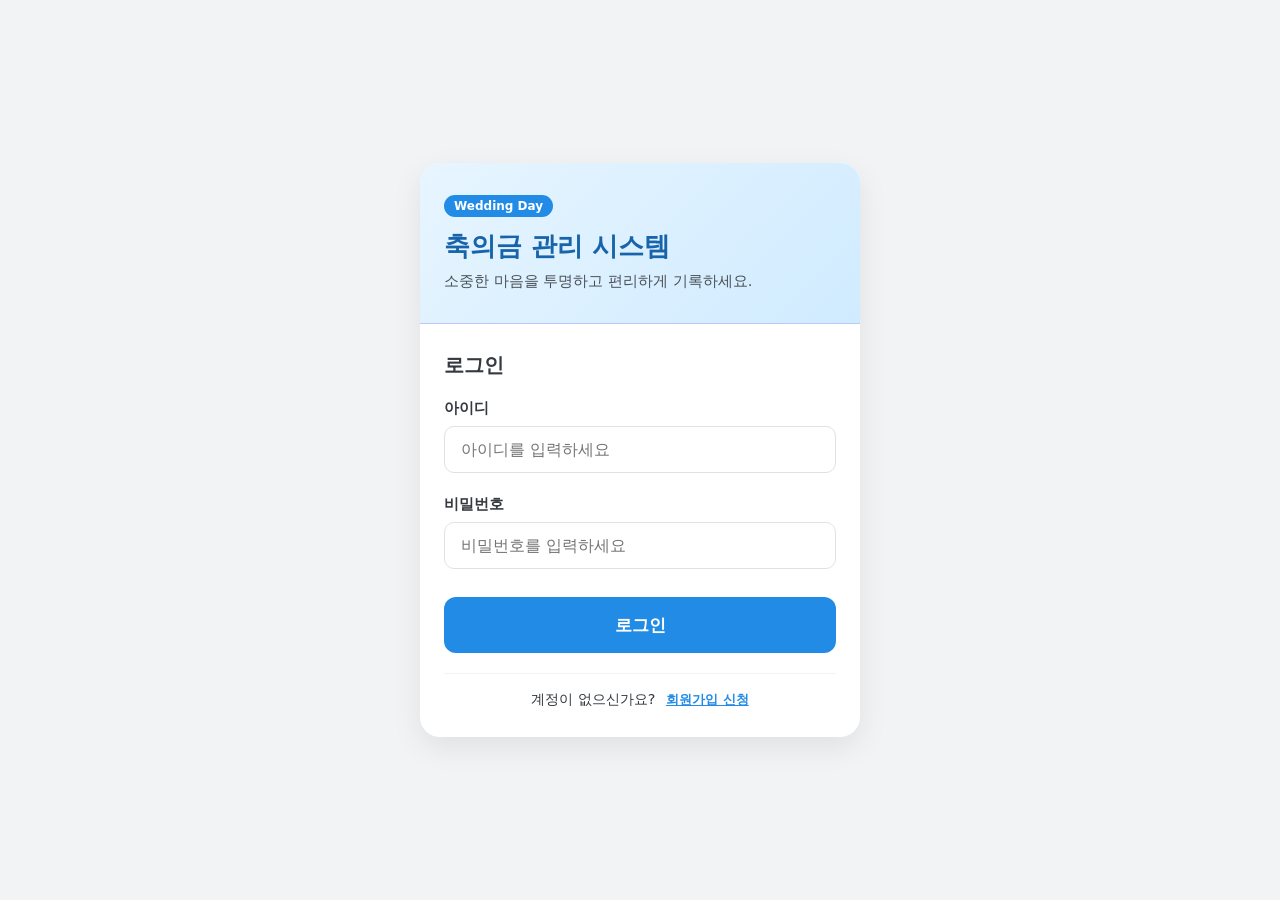
<file: index.html>
<!DOCTYPE html>
<html lang="ko">
<head>
  <meta charset="UTF-8">
  <meta name="viewport" content="width=device-width, initial-scale=1.0">
  <title>축의금 관리 시스템</title>
  <link rel="stylesheet" href="style.css">
  <!-- Favicon 설정 -->
  <link rel="icon" type="image/png" href="favi.png">
  <meta property="og:title" content="축의금 관리 시스템 웹">
  <meta property="og:description" content="축의금을 편하게 등록하고 취합해 보세요!">
  <meta property="og:image" content="main.png">
  <meta property="og:url" content="https://conmon.o-r.kr/">
  <meta property="og:type" content="website">
  <style>
    /* 깜빡임 방지를 위해 인증 카드와 앱 컨텐츠를 처음에 모두 숨김 */
    #authCard, #appContent, #mainHeader {
      opacity: 0;
      transition: opacity 0.2s ease;
    }
    .session-timer {
      font-size: 0.82rem;
      color: #868e96;
      background-color: #f8f9fa;
      border: 1px solid #e9ecef;
      padding: 3px 8px;
      border-radius: 6px;
      font-weight: 600;
      white-space: nowrap;
      opacity: 0;
      transition: opacity 0.3s ease;
      pointer-events: none;
    }
    .session-timer.visible {
      opacity: 1;
    }
    .session-timer strong {
      color: #e03131;
    }
  </style>
</head>
<body>
  <!-- 토스트 알림 컨테이너 -->
  <div id="toastContainer" class="toast-container"></div>

  <!-- 메인 헤더 -->
  <header id="mainHeader" class="main-header hidden">
    <div class="header-container">
      <div class="brand">
        <span class="brand-name">축의금 관리</span>
      </div>
      <nav class="nav-tabs">
        <button type="button" id="navRegisterBtn" class="nav-tab active">축의금 등록</button>
        <button type="button" id="navListBtn" class="nav-tab">등록 내역 목록</button>
      </nav>
      <div class="user-profile">
        <span id="sessionTimerDisplay" class="session-timer">미사용으로 <strong id="sessionTimerCount">30:00</strong> 뒤 로그아웃</span>
        <span class="user-greeting">
          <strong id="headerUserName">-</strong>님
          <span id="headerUserSideBadge" class="user-side-badge groom">신랑측</span>
        </span>
        <button type="button" id="headerLogoutBtn" class="btn-logout">로그아웃</button>
      </div>
    </div>
  </header>

  <div class="wrapper">
    <!-- 인증 카드 (로그인 / 회원가입) -->
    <div id="authCard" class="card hidden">
      <div class="card-hero">
        <span class="hero-badge">Wedding Day</span>
        <h1 class="hero-title">축의금 관리 시스템</h1>
        <p class="hero-desc">소중한 마음을 투명하고 편리하게 기록하세요.</p>
      </div>
      <div class="card-body">
        <!-- 로그인 폼 -->
        <form id="loginForm">
          <h2 class="auth-title">로그인</h2>
          <div class="form-group">
            <label for="loginId">아이디</label>
            <input type="text" id="loginId" placeholder="아이디를 입력하세요" required autocomplete="off">
          </div>
          <div class="form-group">
            <label for="loginPw">비밀번호</label>
            <input type="password" id="loginPw" placeholder="비밀번호를 입력하세요" required autocomplete="current-password">
          </div>
          <button type="submit" id="loginSubmitBtn" class="btn-primary">로그인</button>
          <div class="auth-footer">
            <span>계정이 없으신가요?</span>
            <button type="button" id="goToSignupBtn" class="btn-text-link">회원가입 신청</button>
          </div>
        </form>

        <!-- 회원가입 폼 -->
        <form id="signupForm" class="hidden">
          <h2 class="auth-title">회원가입 신청</h2>
          <div class="form-group">
            <label class="section-label">구분 <span class="required">*</span></label>
            <div class="target-selector">
              <label class="radio-label">
                <input type="radio" name="signupSide" value="신랑" checked>
                <span class="btn-radio">신랑측</span>
              </label>
              <label class="radio-label">
                <input type="radio" name="signupSide" value="신부">
                <span class="btn-radio">신부측</span>
              </label>
            </div>
          </div>
          <div class="form-group">
            <label for="signupName">이름 <span class="required">*</span></label>
            <input type="text" id="signupName" placeholder="이름을 입력하세요" required autocomplete="off">
          </div>
          <div class="form-group">
            <label for="signupId">아이디 <span class="required">*</span></label>
            <input type="text" id="signupId" placeholder="아이디를 입력하세요" required autocomplete="off">
          </div>
          <div class="form-group">
            <label for="signupPw">비밀번호 <span class="required">*</span></label>
            <input type="password" id="signupPw" placeholder="비밀번호를 입력하세요" required autocomplete="new-password">
          </div>
          <div class="form-group">
            <label for="signupPwConfirm">비밀번호 확인 <span class="required">*</span></label>
            <input type="password" id="signupPwConfirm" placeholder="비밀번호를 다시 입력하세요" required autocomplete="new-password">
          </div>
          <button type="submit" id="signupSubmitBtn" class="btn-primary">회원가입 신청</button>
          <div class="auth-footer">
            <span>이미 계정이 있으신가요?</span>
            <button type="button" id="goToLoginBtn" class="btn-text-link">로그인</button>
          </div>
        </form>
      </div>
    </div>

    <!-- 앱 메인 컨텐츠 영역 -->
    <main id="appContent" class="app-content hidden">
      <!-- 1. 축의금 등록 섹션 -->
      <section id="registerSection" class="dashboard-panel register-container">
        <div class="panel-header">
          <h2 class="panel-title">축의금 등록</h2>
          <p class="panel-sub">전달받은 축의금 내역을 입력해 주세요.</p>
        </div>
        <form id="giftForm">
          <div class="form-group">
            <label for="name">성함 <span class="required">*</span></label>
            <!-- autocomplete="off" 추가하여 브라우저 자동완성 팝업 차단 -->
            <input type="text" id="name" placeholder="예: 홍길동" required autocomplete="off">
          </div>
          <div class="form-group">
            <label for="amount">금액 (원) <span class="required">*</span></label>
            <input type="text" id="amount" placeholder="0" required autocomplete="off">
            <div class="quick-amount-group">
              <button type="button" class="btn-quick" data-amount="10000">+1만</button>
              <button type="button" class="btn-quick" data-amount="50000">+5만</button>
              <button type="button" class="btn-quick" data-amount="100000">+10만</button>
              <button type="button" class="btn-quick" data-amount="1000000">+100만</button>
            </div>
            <button type="button" id="resetAmountBtn" class="btn-reset">금액 정정 (초기화)</button>
          </div>
          <div class="form-group">
            <label for="note">메모 / 비고</label>
            <textarea id="note" placeholder="소속, 관계 또는 기타 참고사항을 입력하세요" autocomplete="off"></textarea>
          </div>
          <button type="submit" id="submitBtn" class="btn-primary">저장하기</button>
        </form>
      </section>

      <!-- 2. 등록 내역 목록 섹션 -->
      <section id="listSection" class="dashboard-panel hidden">
        <div class="panel-header flex-between">
          <div>
            <h2 class="panel-title">등록 내역 목록</h2>
            <p id="listSubTitle" class="panel-sub">축의금 등록 내역입니다.</p>
          </div>
          <button type="button" id="refreshListBtn" class="btn-secondary btn-sm">새로고침</button>
        </div>

        <!-- 2칸 요약 통계 카드 -->
        <div class="stats-grid-2">
          <div class="stat-card">
            <span class="stat-label">총 등록 건수</span>
            <span id="statTotalCount" class="stat-value">0건</span>
          </div>
          <div id="statSideCard" class="stat-card stat-groom">
            <span id="statSideLabel" class="stat-label">측 총 금액</span>
            <span id="statSideTotal" class="stat-value">0원</span>
          </div>
        </div>

        <!-- 필터 및 검색 바 -->
        <div class="filter-bar">
          <div class="search-box">
            <input type="text" id="listSearchInput" placeholder="이름 또는 메모 검색..." autocomplete="off">
          </div>
          <div class="filter-group">
            <label class="checkbox-label">
              <input type="checkbox" id="myRegistrationOnly">
              <span>내가 등록한 건만 보기</span>
            </label>
          </div>
        </div>

        <!-- 데이터 테이블 -->
        <div class="table-responsive">
          <table class="data-table">
            <thead>
              <tr>
                <th>구분</th>
                <th>성함</th>
                <th>금액</th>
                <th>비고</th>
                <th>등록일시</th>
                <th>등록자</th>
                <th class="text-center">관리</th>
              </tr>
            </thead>
            <tbody id="giftTableBody">
              <!-- JS 동적 생성 -->
            </tbody>
          </table>
          <div id="emptyListState" class="empty-state hidden">
            등록된 축의금 내역이 없습니다.
          </div>
        </div>
      </section>
    </main>
  </div>

  <!-- 수정 모달 -->
  <div id="editModal" class="modal-overlay hidden">
    <div class="modal-content">
      <div class="modal-header">
        <h3>축의금 내역 수정</h3>
        <button type="button" id="closeModalBtn" class="btn-close">&times;</button>
      </div>
      <form id="editForm">
        <input type="hidden" id="editRowId">
        <input type="hidden" id="editTarget">
        <div class="form-group">
          <label for="editName">성함 <span class="required">*</span></label>
          <input type="text" id="editName" required autocomplete="off">
        </div>
        <div class="form-group">
          <label for="editAmount">금액 (원) <span class="required">*</span></label>
          <input type="text" id="editAmount" required autocomplete="off">
        </div>
        <div class="form-group">
          <label for="editNote">메모 / 비고</label>
          <textarea id="editNote" autocomplete="off"></textarea>
        </div>
        <div class="modal-actions">
          <button type="button" id="cancelEditBtn" class="btn-secondary" style="flex: 1;">취소</button>
          <button type="submit" id="saveEditBtn" class="btn-primary" style="flex: 1; margin-top: 0;">수정 완료</button>
        </div>
      </form>
    </div>
  </div>

  <!-- 최초 접속 튜토리얼 안내 모달 -->
  <div id="tutorialModal" class="modal-overlay hidden">
    <div class="modal-content tutorial-modal-content">
      <div class="tutorial-header">
        <span class="tutorial-badge">사용 가이드</span>
        <h2>축의금 관리 시스템 이용 방법</h2>
        <p>빠르고 편리하게 축의금을 등록하고 관리해보세요!</p>
      </div>

      <div class="tutorial-step-list">
        <div class="tutorial-step-item">
          <div class="step-num">1</div>
          <div class="step-text">
            <strong>성함 입력</strong>
            <span>축의금을 내신 분의 이름을 입력합니다.</span>
          </div>
        </div>

        <div class="tutorial-step-item">
          <div class="step-num">2</div>
          <div class="step-text">
            <strong>금액 조절 (키보드 방향키)</strong>
            <span>받은 금액은 키보드 <strong>상/하 방향키(▲/▼)</strong>를 누르면 <strong>1만원 단위</strong>로 증감합니다. (버튼 클릭도 가능)</span>
          </div>
        </div>

        <div class="tutorial-step-item">
          <div class="step-num">3</div>
          <div class="step-text">
            <strong>메모 / 비고</strong>
            <span>소속, 관계 등 기타 참고사항을 작성합니다.</span>
          </div>
        </div>

        <div class="tutorial-step-item">
          <div class="step-num">4</div>
          <div class="step-text">
            <strong>엔터(Enter) 키 즉시 등록</strong>
            <span>입력 후 <strong>Enter 키</strong>를 누르면 저장하기 버튼 클릭 없이 바로 등록됩니다.</span>
          </div>
        </div>

        <div class="tutorial-step-item">
          <div class="step-num">5</div>
          <div class="step-text">
            <strong>알림 팝업 및 바로가기</strong>
            <span>등록 즉시 화면 우상단 팝업을 통해 내역을 확인하고, <strong>수정 및 삭제</strong>를 바로 진행할 수 있습니다.</span>
          </div>
        </div>

        <div class="tutorial-step-item">
          <div class="step-num">6</div>
          <div class="step-text">
            <strong>등록 내역 목록 조회</strong>
            <span>상단 <strong>등록 내역 목록 탭</strong>에서 전체 및 본인이 등록한 상세 내역을 확인할 수 있습니다.</span>
          </div>
        </div>
      </div>

      <div class="tutorial-footer">
        <label class="checkbox-label">
          <input type="checkbox" id="dontShowTutorialCheck">
          <span>다시 보지 않기</span>
        </label>
        <button type="button" id="closeTutorialBtn" class="btn-primary" style="margin-top:0; padding:12px 24px; width:auto;">시작하기</button>
      </div>
    </div>
  </div>

  <script src="script.js"></script>
</body>
</html>
</file>
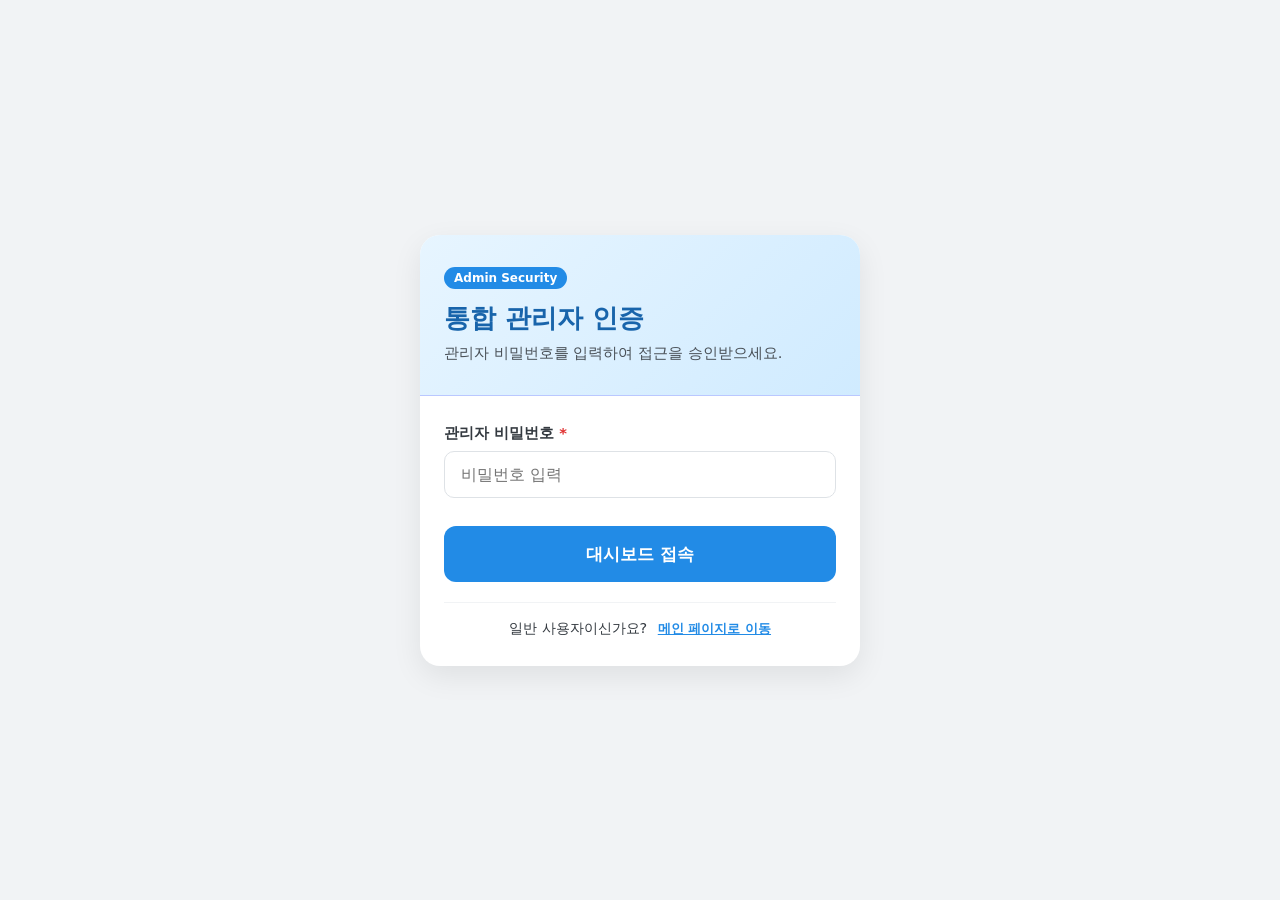
<file: admin.html>
<!DOCTYPE html>
<html lang="ko">
<head>
  <meta charset="UTF-8">
  <meta name="viewport" content="width=device-width, initial-scale=1.0">
  <title>축의금 관리 시스템(관리자모드)</title>
  <!-- Favicon 설정 -->
  <link rel="icon" type="image/png" href="favi.png">
  <link rel="stylesheet" href="style.css">
  <style>
    .admin-lock-wrapper {
      min-height: 85vh;
      display: flex;
      align-items: center;
      justify-content: center;
    }

    /* 관리자 요약 카드 그리드 */
    .admin-stats-grid {
      display: grid;
      grid-template-columns: repeat(auto-fit, minmax(220px, 1fr));
      gap: 16px;
      margin-bottom: 24px;
    }

    .admin-stat-card {
      background: #ffffff;
      padding: 20px;
      border-radius: 12px;
      border: 1px solid #e9ecef;
      box-shadow: 0 2px 8px rgba(0,0,0,0.04);
    }
    .admin-stat-card.groom { border-top: 4px solid #228be6; }
    .admin-stat-card.bride { border-top: 4px solid #e64980; }
    .admin-stat-card.total { border-top: 4px solid #12b886; }
    .admin-stat-card.users { border-top: 4px solid #7950f2; }

    .admin-stat-label { font-size: 0.85rem; color: #868e96; font-weight: 600; margin-bottom: 6px; }
    .admin-stat-value { font-size: 1.5rem; font-weight: 800; color: #212529; }
    .admin-stat-sub { font-size: 0.88rem; color: #495057; font-weight: 700; margin-top: 4px; }

    /* 상태 뱃지 */
    .badge-status {
      display: inline-block;
      padding: 4px 10px;
      border-radius: 20px;
      font-size: 0.8rem;
      font-weight: 700;
    }
    .badge-status-pending { background-color: #fff3bf; color: #f59f00; }
    .badge-status-approved { background-color: #d3f9d8; color: #2b8a3e; }
    .badge-status-rejected { background-color: #ffe3e3; color: #e03131; }

    /* 작업 구분 뱃지 */
    .badge-action {
      display: inline-block;
      padding: 3px 8px;
      border-radius: 6px;
      font-size: 0.78rem;
      font-weight: 700;
    }
    .badge-action-edit { background-color: #e7f5ff; color: #1c7ed6; }
    .badge-action-delete { background-color: #fff5f5; color: #e03131; }

    /* 서브 탭 스타일 */
    .admin-tab-group {
      display: flex;
      gap: 10px;
      border-bottom: 2px solid #e9ecef;
      margin-bottom: 20px;
      overflow-x: auto;
      -ms-overflow-style: none; /* IE, Edge 스크롤바 숨김 */
      scrollbar-width: none; /* Firefox 스크롤바 숨김 */
    }

    /* Chrome, Safari, Opera 스크롤바 숨김 */
    .admin-tab-group::-webkit-scrollbar {
      display: none;
    }

    .admin-tab-btn {
      padding: 10px 18px;
      border: none;
      background: transparent;
      font-size: 0.95rem;
      font-weight: 700;
      color: #868e96;
      cursor: pointer;
      border-bottom: 3px solid transparent;
      margin-bottom: -2px;
      transition: all 0.2s;
      white-space: nowrap;
    }

    .admin-tab-btn.active {
      color: #228be6;
      border-bottom-color: #228be6;
    }

    .btn-approve { background-color: #2b8a3e; color: #fff; border: none; padding: 5px 10px; border-radius: 6px; font-weight: 600; cursor: pointer; }
    .btn-reject { background-color: #e03131; color: #fff; border: none; padding: 5px 10px; border-radius: 6px; font-weight: 600; cursor: pointer; }
    .btn-pw-change { background-color: #7950f2; color: #fff; border: none; padding: 5px 10px; border-radius: 6px; font-weight: 600; cursor: pointer; }

    .spin { display: inline-block; animation: spin 0.8s linear infinite; }
    @keyframes spin { 0% { transform: rotate(0deg); } 100% { transform: rotate(360deg); } }

    .table-loading { text-align: center; padding: 36px 0; color: #666; }
    .spinner { display: inline-block; width: 26px; height: 26px; border: 3px solid #e9ecef; border-radius: 50%; border-top-color: #228be6; animation: spin 0.8s linear infinite; margin-bottom: 8px; }
  </style>
</head>
<body>
  <div id="toastContainer" class="toast-container"></div>

  <!-- 1. 관리자 비밀번호 인증 화면 -->
  <div id="adminAuthSection" class="wrapper admin-lock-wrapper">
    <div class="card animate-scale-in">
      <div class="card-hero">
        <span class="hero-badge">Admin Security</span>
        <h1 class="hero-title">통합 관리자 인증</h1>
        <p class="hero-desc">관리자 비밀번호를 입력하여 접근을 승인받으세요.</p>
      </div>
      <div class="card-body">
        <form id="adminLoginForm">
          <div class="form-group">
            <label for="adminPassword">관리자 비밀번호 <span class="required">*</span></label>
            <input type="password" id="adminPassword" placeholder="비밀번호 입력" required autocomplete="current-password">
          </div>
          <button type="submit" id="adminLoginSubmitBtn" class="btn-primary">대시보드 접속</button>
          <div class="auth-footer">
            <span>일반 사용자이신가요?</span>
            <button type="button" id="goToMainBtn" class="btn-text-link" onclick="location.href='index.html'">메인 페이지로 이동</button>
          </div>
        </form>
      </div>
    </div>
  </div>

  <!-- 2. 관리자 메인 대시보드 -->
  <div id="adminDashboardSection" class="hidden">
    <header class="main-header">
      <div class="header-container">
        <div class="brand">
          <span class="brand-name">통합 관리자 대시보드</span>
        </div>
        <div class="user-profile">
          <span class="user-greeting"><strong>최고 관리자</strong> 세션</span>
          <button type="button" id="adminLogoutBtn" class="btn-logout">로그아웃</button>
        </div>
      </div>
    </header>

    <div class="wrapper">
      <main class="app-content">

        <!-- 요약 통계 카드 -->
        <div class="admin-stats-grid animate-fade-in-up">
          <div class="admin-stat-card groom">
            <div class="admin-stat-label">신랑측 총 축의금</div>
            <div class="admin-stat-value" id="statGroomTotal">0원</div>
            <div class="admin-stat-sub" id="statGroomCount">등록: 0건</div>
          </div>
          <div class="admin-stat-card bride">
            <div class="admin-stat-label">신부측 총 축의금</div>
            <div class="admin-stat-value" id="statBrideTotal">0원</div>
            <div class="admin-stat-sub" id="statBrideCount">등록: 0건</div>
          </div>
          <div class="admin-stat-card total">
            <div class="admin-stat-label">전체 합계 금액</div>
            <div class="admin-stat-value" id="statAllTotal">0원</div>
            <div class="admin-stat-sub" id="statAllCount">총 등록: 0건</div>
          </div>
          <div class="admin-stat-card users">
            <div class="admin-stat-label">총 사용자 수</div>
            <div class="admin-stat-value" id="statUserTotal">0명</div>
            <div class="admin-stat-sub" style="color: #868e96; font-weight: 500;">계정 관리 현황</div>
          </div>
        </div>

        <!-- 데이터 패널 -->
        <section class="dashboard-panel animate-fade-in-up">
          <div class="panel-header flex-between">
            <div>
              <h2 class="panel-title">전체 데이터 조회 및 관리</h2>
              <p class="panel-sub">사용자 상태 관리, 축의금 리스트 및 수정/삭제 이력을 확인하세요.</p>
            </div>
            <button type="button" id="refreshAllBtn" class="btn-secondary btn-sm">새로고침</button>
          </div>

          <!-- 탭 메뉴 -->
          <div class="admin-tab-group">
            <button type="button" class="admin-tab-btn active" data-tab="tabUsers">회원 상태 관리</button>
            <button type="button" class="admin-tab-btn" data-tab="tabGroom">신랑측 축의금 리스트</button>
            <button type="button" class="admin-tab-btn" data-tab="tabBride">신부측 축의금 리스트</button>
            <button type="button" class="admin-tab-btn" data-tab="tabLogs">변경/삭제 이력</button>
          </div>

          <!-- TAB 1: 회원 관리 -->
          <div id="tabUsers" class="admin-tab-content">
            <div style="display: flex; justify-content: space-between; align-items: center; margin-bottom: 14px;">
              <span style="font-size: 0.9rem; color: #495057; font-weight: 600;">등록 회원 목록</span>
              <button type="button" id="openCreateUserModalBtn" class="btn-primary" style="width: auto; padding: 8px 16px; margin: 0; font-size: 0.88rem;">+ 신규 계정 생성</button>
            </div>
            <div class="table-responsive">
              <table class="data-table">
                <thead>
                  <tr>
                    <th>구분</th>
                    <th>이름</th>
                    <th>아이디</th>
                    <th>비밀번호</th>
                    <th>신청일시</th>
                    <th>현재 상태</th>
                    <th class="text-center">상태 / 비밀번호 관리</th>
                  </tr>
                </thead>
                <tbody id="usersTableBody"></tbody>
              </table>
              <div id="emptyUsersState" class="empty-state hidden">
                <span>등록된 사용자가 없습니다.</span>
              </div>
            </div>
          </div>

          <!-- TAB 2: 신랑측 축의금 -->
          <div id="tabGroom" class="admin-tab-content hidden">
            <div class="table-responsive">
              <table class="data-table">
                <thead>
                  <tr>
                    <th>이름</th>
                    <th>금액</th>
                    <th>비고</th>
                    <th>등록자</th>
                    <th>등록일시</th>
                    <th class="text-center">관리</th>
                  </tr>
                </thead>
                <tbody id="groomGiftsTableBody"></tbody>
              </table>
              <div id="emptyGroomState" class="empty-state hidden">
                <span>신랑측 등록 내역이 없습니다.</span>
              </div>
            </div>
          </div>

          <!-- TAB 3: 신부측 축의금 -->
          <div id="tabBride" class="admin-tab-content hidden">
            <div class="table-responsive">
              <table class="data-table">
                <thead>
                  <tr>
                    <th>이름</th>
                    <th>금액</th>
                    <th>비고</th>
                    <th>등록자</th>
                    <th>등록일시</th>
                    <th class="text-center">관리</th>
                  </tr>
                </thead>
                <tbody id="brideGiftsTableBody"></tbody>
              </table>
              <div id="emptyBrideState" class="empty-state hidden">
                <span>신부측 등록 내역이 없습니다.</span>
              </div>
            </div>
          </div>

          <!-- TAB 4: 변경/삭제 이력 -->
          <div id="tabLogs" class="admin-tab-content hidden">
            <div class="table-responsive">
              <table class="data-table">
                <thead>
                  <tr>
                    <th>일시</th>
                    <th>작업자</th>
                    <th>구분</th>
                    <th>측</th>
                    <th>대상자</th>
                    <th>상세 변경 내역</th>
                  </tr>
                </thead>
                <tbody id="logsTableBody"></tbody>
              </table>
              <div id="emptyLogsState" class="empty-state hidden">
                <span>변경 및 삭제 이력이 없습니다.</span>
              </div>
            </div>
          </div>

        </section>
      </main>
    </div>
  </div>

  <!-- 신규 계정 생성 모달 -->
  <div id="createUserModal" class="modal-overlay hidden">
    <div class="modal-content">
      <div class="modal-header">
        <h3>신규 계정 직접 생성</h3>
        <button type="button" id="closeCreateUserModalBtn" class="btn-close">&times;</button>
      </div>
      <form id="createUserForm">
        <div class="form-group">
          <label class="section-label">구분 <span class="required">*</span></label>
          <div class="target-selector">
            <label class="radio-label">
              <input type="radio" name="adminSignupSide" value="신랑" checked>
              <span class="btn-radio">신랑측</span>
            </label>
            <label class="radio-label">
              <input type="radio" name="adminSignupSide" value="신부">
              <span class="btn-radio">신부측</span>
            </label>
          </div>
        </div>
        <div class="form-group">
          <label for="adminSignupName">이름 <span class="required">*</span></label>
          <input type="text" id="adminSignupName" placeholder="이름 입력" required autocomplete="off">
        </div>
        <div class="form-group">
          <label for="adminSignupId">아이디 <span class="required">*</span></label>
          <input type="text" id="adminSignupId" placeholder="아이디 입력" required autocomplete="off">
        </div>
        <div class="form-group">
          <label for="adminSignupPw">비밀번호 <span class="required">*</span></label>
          <input type="password" id="adminSignupPw" placeholder="비밀번호 입력" required autocomplete="new-password">
        </div>
        <div class="modal-actions">
          <button type="button" id="cancelCreateUserBtn" class="btn-secondary" style="flex: 1;">취소</button>
          <button type="submit" id="saveCreateUserBtn" class="btn-primary" style="flex: 1; margin-top: 0;">계정 생성</button>
        </div>
      </form>
    </div>
  </div>

  <!-- 축의금 내역 수정 모달 (관리자 전용) -->
  <div id="adminGiftEditModal" class="modal-overlay hidden">
    <div class="modal-content">
      <div class="modal-header">
        <h3>축의금 내역 수정 (관리자)</h3>
        <button type="button" id="closeAdminGiftEditModalBtn" class="btn-close">&times;</button>
      </div>
      <form id="adminGiftEditForm">
        <input type="hidden" id="adminEditRowId">
        <input type="hidden" id="adminEditTarget">
        <div class="form-group">
          <label for="adminEditName">성함 <span class="required">*</span></label>
          <input type="text" id="adminEditName" required autocomplete="off">
        </div>
        <div class="form-group">
          <label for="adminEditAmount">금액 (원) <span class="required">*</span></label>
          <input type="text" id="adminEditAmount" required autocomplete="off">
        </div>
        <div class="form-group">
          <label for="adminEditNote">메모 / 비고</label>
          <textarea id="adminEditNote" autocomplete="off"></textarea>
        </div>
        <div class="modal-actions">
          <button type="button" id="cancelAdminGiftEditBtn" class="btn-secondary" style="flex: 1;">취소</button>
          <button type="submit" id="saveAdminGiftEditBtn" class="btn-primary" style="flex: 1; margin-top: 0;">수정 완료</button>
        </div>
      </form>
    </div>
  </div>

  <script>
    const GAS_WEB_APP_URL = "https://script.google.com/macros/s/AKfycbwB46MO3t7uWLvQLGv-HTfkxyX946K0oJUVhvqAQxBPoNoD_78ytz4WBje8U0J66K2S/exec";

    const adminAuthSection = document.getElementById('adminAuthSection');
    const adminDashboardSection = document.getElementById('adminDashboardSection');
    const adminLoginForm = document.getElementById('adminLoginForm');
    const adminPasswordInput = document.getElementById('adminPassword');
    const adminLoginSubmitBtn = document.getElementById('adminLoginSubmitBtn');
    const adminLogoutBtn = document.getElementById('adminLogoutBtn');
    const refreshAllBtn = document.getElementById('refreshAllBtn');
    const toastContainer = document.getElementById('toastContainer');

    // 통계 요소
    const statGroomTotal = document.getElementById('statGroomTotal');
    const statGroomCount = document.getElementById('statGroomCount');
    const statBrideTotal = document.getElementById('statBrideTotal');
    const statBrideCount = document.getElementById('statBrideCount');
    const statAllTotal = document.getElementById('statAllTotal');
    const statAllCount = document.getElementById('statAllCount');
    const statUserTotal = document.getElementById('statUserTotal');

    // 테이블 요소
    const usersTableBody = document.getElementById('usersTableBody');
    const emptyUsersState = document.getElementById('emptyUsersState');
    const groomGiftsTableBody = document.getElementById('groomGiftsTableBody');
    const emptyGroomState = document.getElementById('emptyGroomState');
    const brideGiftsTableBody = document.getElementById('brideGiftsTableBody');
    const emptyBrideState = document.getElementById('emptyBrideState');
    const logsTableBody = document.getElementById('logsTableBody');
    const emptyLogsState = document.getElementById('emptyLogsState');

    // 계정 생성 모달 요소
    const createUserModal = document.getElementById('createUserModal');
    const openCreateUserModalBtn = document.getElementById('openCreateUserModalBtn');
    const closeCreateUserModalBtn = document.getElementById('closeCreateUserModalBtn');
    const cancelCreateUserBtn = document.getElementById('cancelCreateUserBtn');
    const createUserForm = document.getElementById('createUserForm');

    // 축의금 수정 모달 요소
    const adminGiftEditModal = document.getElementById('adminGiftEditModal');
    const closeAdminGiftEditModalBtn = document.getElementById('closeAdminGiftEditModalBtn');
    const cancelAdminGiftEditBtn = document.getElementById('cancelAdminGiftEditBtn');
    const adminGiftEditForm = document.getElementById('adminGiftEditForm');
    const adminEditAmountInput = document.getElementById('adminEditAmount');

    document.addEventListener('DOMContentLoaded', () => {
      const savedAdminPw = sessionStorage.getItem('admin_key');
      if (savedAdminPw) {
        showDashboard();
      }
    });

    // 탭 전환 처리
    document.querySelectorAll('.admin-tab-btn').forEach(btn => {
      btn.addEventListener('click', () => {
        document.querySelectorAll('.admin-tab-btn').forEach(b => b.classList.remove('active'));
        document.querySelectorAll('.admin-tab-content').forEach(c => c.classList.add('hidden'));

        btn.classList.add('active');
        const targetTab = document.getElementById(btn.getAttribute('data-tab'));
        if (targetTab) targetTab.classList.remove('hidden');
      });
    });

    // 로그인
    adminLoginForm.addEventListener('submit', async (e) => {
      e.preventDefault();
      const inputPw = adminPasswordInput.value.trim();

      adminLoginSubmitBtn.disabled = true;
      adminLoginSubmitBtn.textContent = "인증 중...";

      try {
        const response = await sendRequest({ action: 'adminLogin', password: inputPw });
        if (response.status === 'success') {
          sessionStorage.setItem('admin_key', inputPw);
          showToast("관리자 인증되었습니다.", "success");
          adminPasswordInput.value = '';
          showDashboard();
        } else {
          showToast(response.message, "error");
          adminPasswordInput.value = '';
          adminPasswordInput.focus();
        }
      } catch (err) {
        showToast("인증 요청 중 오류가 발생했습니다.", "error");
      } finally {
        adminLoginSubmitBtn.disabled = false;
        adminLoginSubmitBtn.textContent = "대시보드 접속";
      }
    });

    // 로그아웃
    adminLogoutBtn.addEventListener('click', () => {
      sessionStorage.removeItem('admin_key');
      adminDashboardSection.classList.add('hidden');
      adminAuthSection.classList.remove('hidden');
      showToast("관리자 세션이 종료되었습니다.", "success");
    });

    function showDashboard() {
      adminAuthSection.classList.add('hidden');
      adminDashboardSection.classList.remove('hidden');
      loadAllDashboardData();
    }

    // 전체 데이터 새로고침
    refreshAllBtn.addEventListener('click', async () => {
      refreshAllBtn.disabled = true;
      refreshAllBtn.textContent = "새로고침 중..";

      await loadAllDashboardData();

      refreshAllBtn.textContent = "전체 새로고침";
      refreshAllBtn.disabled = false;
      showToast("모든 데이터가 새로고침되었습니다.", "success");
    });

    async function loadAllDashboardData() {
      await Promise.all([loadUsersData(), loadGiftsData(), loadLogsData()]);
    }

    // 1. 회원 목록 조회
    async function loadUsersData() {
      usersTableBody.innerHTML = `<tr><td colspan="7" class="table-loading"><div class="spinner"></div><div>회원 목록 불러오는 중...</div></td></tr>`;
      emptyUsersState.classList.add('hidden');

      const adminKey = sessionStorage.getItem('admin_key');
      try {
        const res = await sendRequest({ action: 'getAllUsersAdmin', adminPassword: adminKey });
        if (res.status === 'success') {
          renderUsersTable(res.users || []);
        } else {
          showToast(res.message, "error");
          if (res.message.includes("권한")) adminLogoutBtn.click();
        }
      } catch (err) {
        showToast("회원 목록 로딩 실패", "error");
      }
    }

    function renderUsersTable(users) {
      usersTableBody.innerHTML = '';
      statUserTotal.textContent = `${users.length}명`;

      if (users.length === 0) {
        emptyUsersState.classList.remove('hidden');
        return;
      }
      emptyUsersState.classList.add('hidden');

      users.forEach(user => {
        const tr = document.createElement('tr');
        
        let statusBadgeClass = 'badge-status-pending';
        if (user.status === '승인') statusBadgeClass = 'badge-status-approved';
        if (user.status === '거절') statusBadgeClass = 'badge-status-rejected';

        tr.innerHTML = `
          <td><span class="badge-target ${user.side === '신랑' ? 'badge-groom' : 'badge-bride'}">${escapeHtml(user.side)}측</span></td>
          <td><strong>${escapeHtml(user.name)}</strong></td>
          <td>${escapeHtml(user.id)}</td>
          <td><code>${escapeHtml(user.pw)}</code></td>
          <td><small class="text-muted">${user.timestamp || '-'}</small></td>
          <td><span class="badge-status ${statusBadgeClass}">${escapeHtml(user.status)}</span></td>
          <td class="text-center">
            <div class="action-btns">
              ${user.status !== '승인' ? `<button type="button" class="btn-approve">승인</button>` : ''}
              ${user.status !== '거절' ? `<button type="button" class="btn-reject">거절</button>` : ''}
              <button type="button" class="btn-pw-change">비번변경</button>
            </div>
          </td>
        `;

        const approveBtn = tr.querySelector('.btn-approve');
        const rejectBtn = tr.querySelector('.btn-reject');
        const changePwBtn = tr.querySelector('.btn-pw-change');

        if (approveBtn) approveBtn.addEventListener('click', () => processApproval(user.id, 'approve'));
        if (rejectBtn) rejectBtn.addEventListener('click', () => processApproval(user.id, 'reject'));
        if (changePwBtn) changePwBtn.addEventListener('click', () => changePassword(user.id));

        usersTableBody.appendChild(tr);
      });
    }

    // 2. 신랑/신부 축의금 전체 및 상세 리스트 조회
    async function loadGiftsData() {
      groomGiftsTableBody.innerHTML = `<tr><td colspan="6" class="table-loading"><div class="spinner"></div><div>신랑측 내역 불러오는 중...</div></td></tr>`;
      brideGiftsTableBody.innerHTML = `<tr><td colspan="6" class="table-loading"><div class="spinner"></div><div>신부측 내역 불러오는 중...</div></td></tr>`;

      const adminKey = sessionStorage.getItem('admin_key');
      try {
        const res = await sendRequest({ action: 'getAllGiftsAdmin', adminPassword: adminKey });
        if (res.status === 'success') {
          const groomGifts = res.groomGifts || [];
          const brideGifts = res.brideGifts || [];
          
          const groomCount = res.groomCount !== undefined ? res.groomCount : groomGifts.length;
          const brideCount = res.brideCount !== undefined ? res.brideCount : brideGifts.length;
          const totalCount = res.allCount !== undefined ? res.allCount : (groomCount + brideCount);

          statGroomTotal.textContent = `${res.groomTotal.toLocaleString()}원`;
          statGroomCount.textContent = `등록: ${groomCount.toLocaleString()}건`;

          statBrideTotal.textContent = `${res.brideTotal.toLocaleString()}원`;
          statBrideCount.textContent = `등록: ${brideCount.toLocaleString()}건`;

          statAllTotal.textContent = `${(res.groomTotal + res.brideTotal).toLocaleString()}원`;
          statAllCount.textContent = `총 등록: ${totalCount.toLocaleString()}건`;

          renderGiftsTable(groomGiftsTableBody, emptyGroomState, groomGifts);
          renderGiftsTable(brideGiftsTableBody, emptyBrideState, brideGifts);
        } else {
          showToast(res.message, "error");
        }
      } catch (err) {
        showToast("축의금 데이터 로딩 실패", "error");
      }
    }

    function renderGiftsTable(tbody, emptyEl, gifts) {
      tbody.innerHTML = '';
      if (gifts.length === 0) {
        emptyEl.classList.remove('hidden');
        return;
      }
      emptyEl.classList.add('hidden');

      gifts.forEach(gift => {
        const tr = document.createElement('tr');
        tr.innerHTML = `
          <td><strong>${escapeHtml(gift.name)}</strong></td>
          <td><strong>${Number(gift.amount).toLocaleString()}원</strong></td>
          <td>${escapeHtml(gift.note || '-')}</td>
          <td><small>${escapeHtml(gift.registeredBy)}</small></td>
          <td><small class="text-muted">${gift.timestamp || '-'}</small></td>
          <td class="text-center">
            <div class="action-btns">
              <button type="button" class="btn-tbl-action btn-edit">수정</button>
              <button type="button" class="btn-tbl-action btn-del">삭제</button>
            </div>
          </td>
        `;

        tr.querySelector('.btn-edit').addEventListener('click', () => openAdminGiftEditModal(gift));
        tr.querySelector('.btn-del').addEventListener('click', () => deleteGiftAdmin(gift));

        tbody.appendChild(tr);
      });
    }

    // 3. 변경/삭제 이력(LOGS) 조회
    async function loadLogsData() {
      logsTableBody.innerHTML = `<tr><td colspan="6" class="table-loading"><div class="spinner"></div><div>이력 불러오는 중...</div></td></tr>`;
      emptyLogsState.classList.add('hidden');

      const adminKey = sessionStorage.getItem('admin_key');
      try {
        const res = await sendRequest({ action: 'getAllLogsAdmin', adminPassword: adminKey });
        if (res.status === 'success') {
          renderLogsTable(res.logs || []);
        } else {
          showToast(res.message, "error");
        }
      } catch (err) {
        showToast("이력 데이터 로딩 실패", "error");
      }
    }

    function renderLogsTable(logs) {
      logsTableBody.innerHTML = '';
      if (logs.length === 0) {
        emptyLogsState.classList.remove('hidden');
        return;
      }
      emptyLogsState.classList.add('hidden');

      logs.forEach(log => {
        const tr = document.createElement('tr');
        const badgeClass = log.actionType === '수정' ? 'badge-action-edit' : 'badge-action-delete';

        tr.innerHTML = `
          <td><small class="text-muted">${escapeHtml(log.timestamp)}</small></td>
          <td><strong>${escapeHtml(log.worker)}</strong></td>
          <td><span class="badge-action ${badgeClass}">${escapeHtml(log.actionType)}</span></td>
          <td><span class="badge-target ${log.side === '신랑' ? 'badge-groom' : 'badge-bride'}">${escapeHtml(log.side)}측</span></td>
          <td><strong>${escapeHtml(log.name)}</strong></td>
          <td><small style="word-break: break-all;">${escapeHtml(log.details)}</small></td>
        `;
        logsTableBody.appendChild(tr);
      });
    }

    // 회원 승인/거절 상태 변경 처리
    async function processApproval(userId, type) {
      const actionName = type === 'approve' ? '승인' : '거절';
      if (!confirm(`[${userId}] 회원을 ${actionName} 처리하시겠습니까?`)) return;

      const adminKey = sessionStorage.getItem('admin_key');
      try {
        const res = await sendRequest({
          action: 'approveUser',
          adminPassword: adminKey,
          userId: String(userId),
          type: type
        });

        if (res.status === 'success') {
          showToast(`회원이 ${actionName} 되었습니다.`, "success");
          loadUsersData();
        } else {
          showToast(res.message, "error");
        }
      } catch (err) {
        showToast("처리 중 오류가 발생했습니다.", "error");
      }
    }

    // 회원 비밀번호 변경 처리
    async function changePassword(userId) {
      const newPw = prompt(`[${userId}] 회원의 새 비밀번호를 입력하세요:`);
      if (newPw === null) return;
      if (!newPw.trim()) {
        showToast("비밀번호를 입력해주세요.", "error");
        return;
      }

      const adminKey = sessionStorage.getItem('admin_key');
      try {
        const res = await sendRequest({
          action: 'changeUserPasswordAdmin',
          adminPassword: adminKey,
          userId: String(userId),
          newPassword: newPw.trim()
        });

        if (res.status === 'success') {
          showToast("비밀번호가 성공적으로 변경되었습니다.", "success");
          loadUsersData();
        } else {
          showToast(res.message, "error");
        }
      } catch (err) {
        showToast("비밀번호 변경 중 오류가 발생했습니다.", "error");
      }
    }

    // 신규 계정 생성 모달 제어 및 요청 처리
    if (openCreateUserModalBtn) {
      openCreateUserModalBtn.addEventListener('click', () => {
        createUserForm.reset();
        createUserModal.classList.remove('hidden');
      });
    }

    function closeCreateUserModal() {
      createUserModal.classList.add('hidden');
    }

    if (closeCreateUserModalBtn) closeCreateUserModalBtn.addEventListener('click', closeCreateUserModal);
    if (cancelCreateUserBtn) cancelCreateUserBtn.addEventListener('click', closeCreateUserModal);

    createUserForm.addEventListener('submit', async (e) => {
      e.preventDefault();
      const side = document.querySelector('input[name="adminSignupSide"]:checked').value;
      const name = document.getElementById('adminSignupName').value.trim();
      const id = document.getElementById('adminSignupId').value.trim();
      const password = document.getElementById('adminSignupPw').value.trim();

      const adminKey = sessionStorage.getItem('admin_key');
      const saveBtn = document.getElementById('saveCreateUserBtn');
      saveBtn.disabled = true;
      saveBtn.textContent = "생성 중...";

      try {
        const res = await sendRequest({
          action: 'createUserAdmin',
          adminPassword: adminKey,
          side: side,
          name: name,
          id: id,
          password: password
        });

        if (res.status === 'success') {
          showToast(res.message, "success");
          closeCreateUserModal();
          loadUsersData();
        } else {
          showToast(res.message, "error");
        }
      } catch (err) {
        showToast("계정 생성 중 오류가 발생했습니다.", "error");
      } finally {
        saveBtn.disabled = false;
        saveBtn.textContent = "계정 생성";
      }
    });

    // --- 축의금 내역 수정 및 삭제 (관리자) ---
    function openAdminGiftEditModal(gift) {
      document.getElementById('adminEditRowId').value = gift.rowId;
      document.getElementById('adminEditTarget').value = gift.target;
      document.getElementById('adminEditName').value = gift.name;
      document.getElementById('adminEditAmount').value = Number(gift.amount).toLocaleString();
      document.getElementById('adminEditNote').value = gift.note || '';

      adminGiftEditModal.classList.remove('hidden');
    }

    function closeAdminGiftEditModal() {
      adminGiftEditModal.classList.add('hidden');
    }

    if (closeAdminGiftEditModalBtn) closeAdminGiftEditModalBtn.addEventListener('click', closeAdminGiftEditModal);
    if (cancelAdminGiftEditBtn) cancelAdminGiftEditBtn.addEventListener('click', closeAdminGiftEditModal);

    if (adminEditAmountInput) {
      adminEditAmountInput.addEventListener('input', (e) => {
        let val = e.target.value.replace(/[^0-9]/g, '');
        e.target.value = val ? Number(val).toLocaleString('ko-KR') : '';
      });
    }

    adminGiftEditForm.addEventListener('submit', async (e) => {
      e.preventDefault();
      const rowId = document.getElementById('adminEditRowId').value;
      const target = document.getElementById('adminEditTarget').value;
      const name = document.getElementById('adminEditName').value.trim();
      const rawAmount = document.getElementById('adminEditAmount').value.replace(/,/g, '');
      const note = document.getElementById('adminEditNote').value.trim();

      const adminKey = sessionStorage.getItem('admin_key');
      const saveBtn = document.getElementById('saveAdminGiftEditBtn');
      saveBtn.disabled = true;
      saveBtn.textContent = "수정 중...";

      try {
        const res = await sendRequest({
          action: 'updateGiftAdmin',
          adminPassword: adminKey,
          target: target,
          rowId: String(rowId),
          name: name,
          amount: rawAmount,
          note: note
        });

        if (res.status === 'success') {
          showToast("축의금 정보가 수정되었습니다.", "success");
          closeAdminGiftEditModal();
          await loadGiftsData();
          await loadLogsData();
        } else {
          showToast(res.message, "error");
        }
      } catch (err) {
        showToast("수정 요청 중 오류가 발생했습니다.", "error");
      } finally {
        saveBtn.disabled = false;
        saveBtn.textContent = "수정 완료";
      }
    });

    async function deleteGiftAdmin(gift) {
      if (!confirm(`[${gift.target}측] ${gift.name}님의 축의금 항목을 삭제하시겠습니까?`)) return;

      const adminKey = sessionStorage.getItem('admin_key');
      try {
        const res = await sendRequest({
          action: 'deleteGiftAdmin',
          adminPassword: adminKey,
          target: gift.target,
          rowId: String(gift.rowId)
        });

        if (res.status === 'success') {
          showToast("삭제되었습니다.", "success");
          await loadGiftsData();
          await loadLogsData();
        } else {
          showToast(res.message, "error");
        }
      } catch (err) {
        showToast("삭제 실패!", "error");
      }
    }

    async function sendRequest(payload) {
      const response = await fetch(GAS_WEB_APP_URL, {
        method: 'POST',
        headers: { 'Content-Type': 'text/plain;charset=utf-8' },
        body: JSON.stringify(payload)
      });
      return await response.json();
    }

    function showToast(message, type = "success") {
      const toast = document.createElement('div');
      toast.className = `toast ${type === 'error' ? 'toast-error' : ''}`;
      toast.innerHTML = `
        <div class="toast-header">
          <span class="toast-title">${type === 'error' ? '알림' : '성공'}</span>
          <button type="button" class="btn-toast-close">&times;</button>
        </div>
        <div class="toast-body">${message}</div>
      `;

      toastContainer.appendChild(toast);
      toast.querySelector('.btn-toast-close').addEventListener('click', () => toast.remove());
      setTimeout(() => { if (toast.parentNode) toast.remove(); }, 4000);
    }

    function escapeHtml(text) {
      if (text === null || text === undefined) return '';
      return String(text).replace(/&/g, "&amp;").replace(/</g, "&lt;").replace(/>/g, "&gt;");
    }
  </script>
</body>
</html>
</file>
<file: style.css>
* {
  box-sizing: border-box;
  margin: 0;
  padding: 0;
  font-family: 'Pretendard', -apple-system, BlinkMacSystemFont, system-ui, Roboto, sans-serif;
}

body {
  background-color: #f1f3f5;
  min-height: 100vh;
  min-height: 100dvh; /* 모바일 주소창 높이 대응 */
  color: #343a40;
  display: flex;
  flex-direction: column;
}

.wrapper {
  width: 100%;
  max-width: 1080px;
  margin: 0 auto;
  padding: 28px 20px;
  display: flex;
  justify-content: center;
  align-items: center; /* 카드 정중앙 배치를 위한 세로 정렬 */
  flex: 1; /* 남은 화면 전체 높이 채우기 */
}

.hidden { display: none !important; }

/* 키프레임 애니메이션 */
@keyframes fadeInUp {
  from { opacity: 0; transform: translateY(20px); }
  to { opacity: 1; transform: translateY(0); }
}

@keyframes fadeInDown {
  from { opacity: 0; transform: translateY(-20px); }
  to { opacity: 1; transform: translateY(0); }
}

@keyframes scaleIn {
  from { opacity: 0; transform: scale(0.96); }
  to { opacity: 1; transform: scale(1); }
}

/* 좌우 슬라이드 키프레임 애니메이션 */
@keyframes slideInLeft {
  from { opacity: 0; transform: translateX(-35px); }
  to { opacity: 1; transform: translateX(0); }
}

@keyframes slideInRight {
  from { opacity: 0; transform: translateX(35px); }
  to { opacity: 1; transform: translateX(0); }
}

/* 금액 가감 시 입력창 효과 애니메이션 */
@keyframes amountPopUp {
  0% { transform: scale(1); border-color: #dee2e6; }
  50% { transform: scale(1.02); border-color: #228be6; box-shadow: 0 0 10px rgba(34, 139, 230, 0.25); }
  100% { transform: scale(1); border-color: #dee2e6; }
}

@keyframes amountPopDown {
  0% { transform: scale(1); border-color: #dee2e6; }
  50% { transform: scale(0.98); border-color: #e03131; box-shadow: 0 0 10px rgba(224, 49, 49, 0.25); }
  100% { transform: scale(1); border-color: #dee2e6; }
}

.amount-up {
  animation: amountPopUp 0.25s ease-in-out;
}

.amount-down {
  animation: amountPopDown 0.25s ease-in-out;
}

.animate-fade-in-up { animation: fadeInUp 0.4s cubic-bezier(0.16, 1, 0.3, 1) forwards; }
.animate-fade-in-down { animation: fadeInDown 0.4s cubic-bezier(0.16, 1, 0.3, 1) forwards; }
.animate-scale-in { animation: scaleIn 0.45s cubic-bezier(0.16, 1, 0.3, 1) forwards; }
.animate-slide-in-left { animation: slideInLeft 0.35s cubic-bezier(0.16, 1, 0.3, 1) forwards; }
.animate-slide-in-right { animation: slideInRight 0.35s cubic-bezier(0.16, 1, 0.3, 1) forwards; }

/* 회전 애니메이션 & 로딩 스피너 */
.spin {
  display: inline-block;
  animation: spin 0.8s linear infinite;
}

@keyframes spin {
  0% { transform: rotate(0deg); }
  100% { transform: rotate(360deg); }
}

.table-loading {
  text-align: center;
  padding: 36px 0;
  color: #666;
}

.spinner {
  display: inline-block;
  width: 26px;
  height: 26px;
  border: 3px solid #e9ecef;
  border-radius: 50%;
  border-top-color: #228be6;
  animation: spin 0.8s linear infinite;
  margin-bottom: 8px;
}

/* 헤더 & 유저 측 뱃지 */
.main-header {
  background-color: #ffffff;
  border-bottom: 1px solid #e9ecef;
  box-shadow: 0 2px 8px rgba(0, 0, 0, 0.04);
  position: sticky;
  top: 0;
  z-index: 100;
}

.header-container {
  max-width: 1080px;
  margin: 0 auto;
  padding: 0 20px;
  height: 64px;
  display: flex;
  justify-content: space-between;
  align-items: center;
  position: relative; /* 탭 정중앙 배치를 위한 기준선 설정 */
}

.brand { display: flex; align-items: center; gap: 10px; }
.brand-icon { font-size: 1.5rem; }
.brand-name { font-size: 1.15rem; font-weight: 700; color: #1864ab; }

/* 헤더 중앙 정렬 탭 버튼 */
.nav-tabs {
  display: flex;
  gap: 8px;
  position: absolute;
  left: 50%;
  transform: translateX(-50%);
}

.nav-tab {
  background: none;
  border: none;
  padding: 8px 16px;
  border-radius: 8px;
  font-size: 0.95rem;
  font-weight: 600;
  color: #495057;
  cursor: pointer;
  transition: all 0.2s;
}
.nav-tab:hover { background-color: #f8f9fa; color: #228be6; }
.nav-tab.active { background-color: #e7f5ff; color: #1c7ed6; }

.user-profile { display: flex; align-items: center; gap: 16px; }
.user-greeting { font-size: 0.95rem; color: #495057; }
.user-greeting strong { color: #1864ab; }

.user-side-badge {
  display: inline-block;
  padding: 2px 8px;
  border-radius: 12px;
  font-size: 0.78rem;
  font-weight: 700;
  margin: 0 4px;
}
.user-side-badge.groom { background-color: #e7f5ff; color: #1c7ed6; }
.user-side-badge.bride { background-color: #fff0f6; color: #d6336c; }

.btn-logout {
  padding: 6px 14px;
  background-color: #fff5f5;
  color: #e03131;
  border: 1px solid #ffc9c9;
  border-radius: 6px;
  font-weight: 600;
  font-size: 0.85rem;
  cursor: pointer;
}
.btn-logout:hover { background-color: #ffe3e3; }

/* 토스트 팝업 (top: 80px) */
.toast-container {
  position: fixed;
  top: 80px;
  right: 20px;
  z-index: 10000;
  display: flex;
  flex-direction: column;
  gap: 12px;
  max-width: 380px;
  width: calc(100% - 40px);
  pointer-events: none;
}

.toast {
  pointer-events: auto;
  background: #ffffff;
  border-left: 5px solid #228be6;
  padding: 16px;
  border-radius: 12px;
  box-shadow: 0 10px 25px rgba(0, 0, 0, 0.12);
  position: relative;
  animation: slideIn 0.3s cubic-bezier(0.16, 1, 0.3, 1);
  transition: opacity 0.4s ease, transform 0.4s ease;
}

.toast.toast-error { border-left-color: #e03131; }
.toast.fade-out { opacity: 0; transform: translateY(-10px); }

@keyframes slideIn {
  from { opacity: 0; transform: translateX(40px); }
  to { opacity: 1; transform: translateX(0); }
}

.toast-header { display: flex; justify-content: space-between; align-items: center; margin-bottom: 6px; }
.toast-title { font-size: 0.85rem; font-weight: 700; color: #228be6; }
.toast-error .toast-title { color: #e03131; }
.btn-toast-close { background: none; border: none; font-size: 1.2rem; color: #adb5bd; cursor: pointer; }
.toast-body { font-size: 0.92rem; color: #343a40; line-height: 1.4; word-break: keep-all; }
.toast-actions { display: flex; gap: 8px; margin-top: 12px; padding-top: 10px; border-top: 1px solid #f1f3f5; }
.btn-toast-action {
  flex: 1; padding: 6px 0; border: 1px solid #dee2e6; background-color: #f8f9fa;
  border-radius: 6px; font-size: 0.82rem; font-weight: 600; color: #495057; cursor: pointer;
}
.btn-toast-action.btn-delete { color: #e03131; border-color: #ffc9c9; background-color: #fff5f5; }

/* 카드 및 레이아웃 */
.card {
  background-color: #ffffff;
  width: 100%; max-width: 440px;
  border-radius: 20px; box-shadow: 0 10px 30px rgba(0, 0, 0, 0.08); overflow: hidden;
}
.card-hero { background: linear-gradient(135deg, #e7f5ff 0%, #d0ebff 100%); padding: 32px 24px; border-bottom: 1px solid #bac8ff; }

/* 5초 길게 누르기(Long-Press) 대상 뱃지 스타일 */
.hero-badge {
  display: inline-block;
  background-color: #228be6;
  color: #ffffff;
  font-size: 0.75rem;
  font-weight: 700;
  padding: 4px 10px;
  border-radius: 20px;
  margin-bottom: 12px;
  user-select: none;
  -webkit-user-select: none;
  cursor: pointer;
  transition: transform 0.15s ease;
}
.hero-badge:active { transform: scale(0.95); }

.hero-title { color: #1864ab; font-size: 1.6rem; font-weight: 700; margin-bottom: 8px; }
.hero-desc { color: #495057; font-size: 0.92rem; }
.card-body { padding: 28px 24px; }
.auth-title { font-size: 1.25rem; font-weight: 700; margin-bottom: 20px; }
.auth-footer { margin-top: 20px; padding-top: 16px; border-top: 1px solid #f1f3f5; text-align: center; font-size: 0.9rem; }
.btn-text-link { background: none; border: none; color: #228be6; font-weight: 700; cursor: pointer; margin-left: 6px; text-decoration: underline; }

/* 메인 대시보드 컨텐츠 (로그인 후 상단 정렬) */
.app-content {
  width: 100%;
  display: flex;
  flex-direction: column;
  gap: 24px;
  align-self: flex-start; /* 대시보드는 상단에 붙도록 설정 */
}

.dashboard-panel { background-color: #ffffff; border-radius: 18px; padding: 36px 32px; box-shadow: 0 4px 20px rgba(0, 0, 0, 0.04); border: 1px solid #e9ecef; }
.register-container { max-width: 680px; width: 100%; margin: 0 auto; }
.panel-header { margin-bottom: 24px; }
.panel-header.flex-between { display: flex; justify-content: space-between; align-items: center; }
.panel-title { font-size: 1.4rem; font-weight: 700; color: #1a1a1a; margin-bottom: 6px; }
.panel-sub { font-size: 0.92rem; color: #868e96; }

/* 2칸 전용 요약 통계 카드 */
.stats-grid-2 {
  display: grid;
  grid-template-columns: repeat(2, 1fr);
  gap: 16px;
  margin-bottom: 24px;
}

@media (max-width: 600px) {
  .stats-grid-2 {
    grid-template-columns: 1fr;
  }
}

.stat-card { background-color: #f8f9fa; padding: 18px 20px; border-radius: 12px; display: flex; flex-direction: column; gap: 6px; border: 1px solid #e9ecef; }
.stat-label { font-size: 0.85rem; font-weight: 600; color: #868e96; }
.stat-value { font-size: 1.4rem; font-weight: 700; color: #212529; }
.stat-groom .stat-value { color: #228be6; }
.stat-bride .stat-value { color: #e83e8c; }

/* 폼 스타일 */
.form-group { margin-bottom: 22px; }
.form-group label, .section-label { display: block; font-size: 0.92rem; font-weight: 600; color: #343a40; margin-bottom: 8px; }
.required { color: #e03131; }

.form-group input, .search-box input {
  width: 100%; padding: 13px 16px; border: 1px solid #dee2e6; border-radius: 10px; font-size: 0.98rem; outline: none; background-color: #ffffff;
  transition: border-color 0.2s, box-shadow 0.2s, transform 0.15s;
}
.form-group input:focus, #note:focus, #editNote:focus { border-color: #228be6; box-shadow: 0 0 0 3px rgba(34, 139, 230, 0.15); }

#note, #editNote { width: 100%; padding: 13px 16px; border: 1px solid #dee2e6; border-radius: 10px; font-size: 0.98rem; outline: none; resize: vertical; min-height: 100px; font-family: inherit; }

.target-selector { display: flex; gap: 12px; }
.radio-label { flex: 1; cursor: pointer; }
.radio-label input[type="radio"] { display: none; }

.btn-radio {
  display: block; text-align: center; padding: 13px 0; background-color: #f1f3f5; border: 1px solid #e9ecef;
  border-radius: 10px; font-weight: 600; font-size: 0.98rem; color: #495057; transition: all 0.2s;
}

.radio-label input[type="radio"]:checked + .btn-radio {
  background-color: #228be6; color: #ffffff; border-color: #228be6; box-shadow: 0 4px 12px rgba(34, 139, 230, 0.25);
}

.quick-amount-group { display: flex; gap: 8px; margin-top: 10px; }
.btn-quick { flex: 1; padding: 11px 0; background-color: #f1f3f5; border: 1px solid #dee2e6; border-radius: 8px; font-size: 0.9rem; font-weight: 600; color: #495057; cursor: pointer; }
.btn-quick:hover { background-color: #e9ecef; }
.btn-reset { width: 100%; margin-top: 8px; padding: 10px 0; background-color: #fff5f5; color: #e03131; border: 1px solid #ffc9c9; border-radius: 8px; font-size: 0.9rem; font-weight: 600; cursor: pointer; }

.btn-primary { width: 100%; padding: 16px; background-color: #228be6; color: white; border: none; border-radius: 12px; font-size: 1.08rem; font-weight: 700; cursor: pointer; transition: background-color 0.2s; margin-top: 6px; }
.btn-primary:hover { background-color: #1c7ed6; }
.btn-secondary { padding: 10px 16px; background-color: #f8f9fa; border: 1px solid #dee2e6; border-radius: 8px; font-weight: 600; color: #495057; cursor: pointer; }
.btn-sm { padding: 8px 14px; font-size: 0.88rem; }

/* 리스트 필터 바 & 테이블 */
.filter-bar { display: flex; justify-content: space-between; gap: 16px; margin-bottom: 20px; flex-wrap: wrap; }
.search-box { flex: 1; min-width: 240px; }
.filter-group { display: flex; align-items: center; gap: 16px; }
.checkbox-label { display: flex; align-items: center; gap: 6px; font-size: 0.9rem; font-weight: 600; color: #495057; cursor: pointer; }

.table-responsive { overflow-x: auto; border: 1px solid #e9ecef; border-radius: 12px; }
.data-table { width: 100%; border-collapse: collapse; text-align: left; font-size: 0.92rem; }
.data-table th { background-color: #f8f9fa; padding: 14px 16px; font-weight: 700; color: #495057; border-bottom: 2px solid #dee2e6; white-space: nowrap; }
.data-table td { padding: 14px 16px; border-bottom: 1px solid #e9ecef; color: #343a40; }
.data-table tbody tr:hover { background-color: #f8f9fa; }

.badge-target { display: inline-block; padding: 4px 10px; border-radius: 12px; font-size: 0.8rem; font-weight: 700; }
.badge-groom { background-color: #e7f5ff; color: #1c7ed6; }
.badge-bride { background-color: #fff0f6; color: #d6336c; }

.action-btns { display: flex; justify-content: center; gap: 6px; }
.btn-tbl-action { padding: 5px 10px; border: 1px solid #dee2e6; background-color: #ffffff; border-radius: 6px; font-size: 0.8rem; font-weight: 600; cursor: pointer; }
.btn-tbl-action.btn-edit:hover { background-color: #e7f5ff; color: #1c7ed6; }
.btn-tbl-action.btn-del { color: #e03131; }
.btn-tbl-action.btn-del:hover { background-color: #fff5f5; }
.text-center { text-align: center; }
.empty-state { padding: 48px; text-align: center; color: #adb5bd; font-size: 0.95rem; }

/* 모달 레이아웃 */
.modal-overlay { position: fixed; top: 0; left: 0; width: 100%; height: 100%; background-color: rgba(0, 0, 0, 0.45); display: flex; justify-content: center; align-items: center; z-index: 9999; padding: 20px; }
.modal-content { background-color: #ffffff; width: 100%; max-width: 440px; border-radius: 16px; padding: 28px 24px; box-shadow: 0 10px 30px rgba(0, 0, 0, 0.15); }
.modal-header { display: flex; justify-content: space-between; align-items: center; margin-bottom: 20px; }
.btn-close { background: none; border: none; font-size: 1.5rem; cursor: pointer; }
.modal-actions { display: flex; gap: 10px; margin-top: 20px; }

/* 튜토리얼 모달 전용 스타일 */
.tutorial-modal-content {
  max-width: 520px;
  padding: 32px 28px;
  border-radius: 20px;
}

.tutorial-header {
  margin-bottom: 22px;
}

.tutorial-badge {
  display: inline-block;
  background-color: #e7f5ff;
  color: #1c7ed6;
  font-size: 0.8rem;
  font-weight: 700;
  padding: 4px 12px;
  border-radius: 20px;
  margin-bottom: 8px;
}

.tutorial-header h2 {
  font-size: 1.35rem;
  font-weight: 800;
  color: #1a1a1a;
  margin-bottom: 6px;
}

.tutorial-header p {
  font-size: 0.9rem;
  color: #868e96;
}

.tutorial-step-list {
  display: flex;
  flex-direction: column;
  gap: 14px;
  max-height: 380px;
  overflow-y: auto;
  padding-right: 4px;
  margin-bottom: 24px;
}

.tutorial-step-item {
  display: flex;
  align-items: flex-start;
  gap: 12px;
  background-color: #f8f9fa;
  padding: 14px 16px;
  border-radius: 12px;
  border: 1px solid #e9ecef;
}

.step-num {
  width: 26px;
  height: 26px;
  background-color: #228be6;
  color: white;
  border-radius: 50%;
  display: flex;
  align-items: center;
  justify-content: center;
  font-weight: 800;
  font-size: 0.85rem;
  flex-shrink: 0;
  margin-top: 2px;
}

.step-text {
  display: flex;
  flex-direction: column;
  gap: 3px;
}

.step-text strong {
  font-size: 0.95rem;
  color: #212529;
}

.step-text span {
  font-size: 0.86rem;
  color: #495057;
  line-height: 1.4;
}

.tutorial-footer {
  display: flex;
  justify-content: space-between;
  align-items: center;
  padding-top: 16px;
  border-top: 1px solid #f1f3f5;
}
</file>
